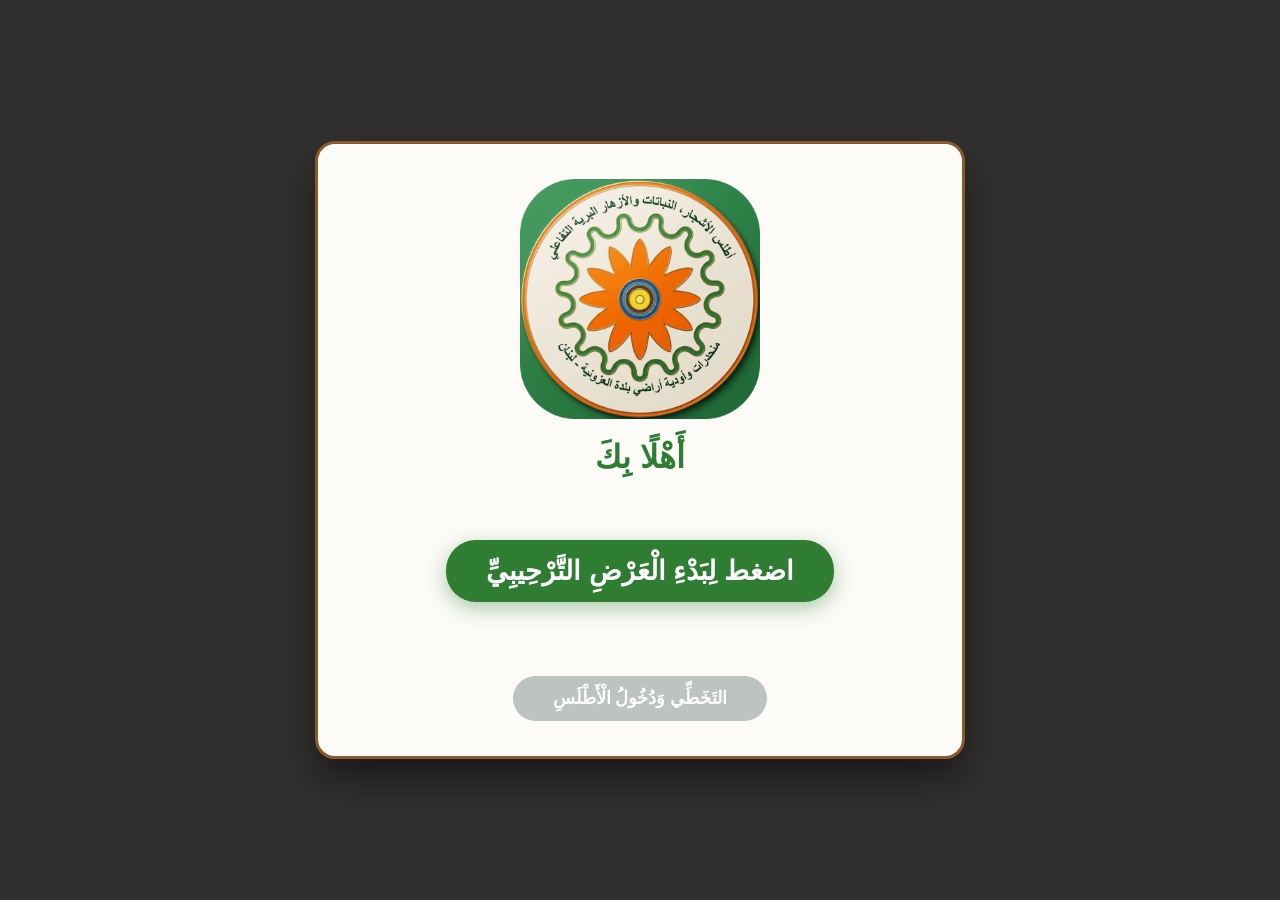
<file: index.html>
<!DOCTYPE html>
<html lang="ar" direction="rtl">
<head>
    <meta charset="UTF-8">
    <meta name="viewport" content="width=device-width, initial-scale=1.0">
    <title>واجهة ترحيب أطلس العزونية التفاعلي</title>
    <style>
        body {
            margin: 0;
            padding: 0;
            font-family: 'Segoe UI', Tahoma, Geneva, Verdana, sans-serif;
            background-color: #f4efe6;
        }

        .welcome-overlay {
            position: fixed;
            top: 0;
            left: 0;
            width: 100vw;
            height: 100vh;
            background-color: rgba(0, 0, 0, 0.8);
            display: flex;
            justify-content: center;
            align-items: center;
            z-index: 999999;
            padding: 20px;
            box-sizing: border-box;
        }

        .welcome-card {
            background-color: #fcfbf7;
            padding: 35px;
            border-radius: 20px;
            max-width: 650px;
            width: 100%;
            box-shadow: 0 20px 40px rgba(0, 0, 0, 0.5);
            text-align: center;
            direction: rtl;
            border: 3px solid #8B5A2B;
            box-sizing: border-box;
        }

        .welcome-logo {
            width: 240px;
            height: 240px;
            object-fit: contain;
            margin-bottom: 15px;
        }

        .welcome-card h2 {
            color: #2e7d32;
            font-size: 2rem;
            margin-top: 0;
            margin-bottom: 15px;
        }

        .dynamic-text-container {
            min-height: 160px;
            margin-bottom: 25px;
            display: flex;
            align-items: center;
            justify-content: center;
        }

        /* تنسيق زر البدء الأولي الكبير لفك حظر الصوت */
        .start-interaction-btn {
            background-color: #2e7d32;
            color: white;
            border: none;
            padding: 15px 40px;
            font-size: 1.7rem;
            font-weight: bold;
            border-radius: 30px;
            cursor: pointer;
            box-shadow: 0 6px 20px rgba(46, 125, 50, 0.4);
            transition: all 0.3s ease;
            animation: pulse 1.5s infinite;
        }

        .start-interaction-btn:hover {
            background-color: #1b5e20;
            transform: scale(1.05);
        }

        @keyframes pulse {
            0% { transform: scale(1); box-shadow: 0 6px 20px rgba(46, 125, 50, 0.4); }
            50% { transform: scale(1.03); box-shadow: 0 6px 30px rgba(46, 125, 50, 0.6); }
            100% { transform: scale(1); box-shadow: 0 6px 20px rgba(46, 125, 50, 0.4); }
        }

        .welcome-card p {
            color: #2c3e50;
            font-size: 1.2rem;
            line-height: 1.9;
            text-align: justify;
            margin: 0;
            white-space: pre-line;
            display: none; /* مخفي حتى يضغط المستخدم على زر البدء */
        }

        .cursor {
            display: none;
            width: 3px;
            background-color: #2e7d32;
            margin-right: 3px;
            animation: blink 0.7s infinite;
        }

        @keyframes blink {
            0% { opacity: 0; }
            50% { opacity: 1; }
            100% { opacity: 0; }
        }

        /* زر "اذهب إلى الأطلس" النهائي */
        .welcome-btn {
            background-color: #7f8c8d;
            color: white;
            border: none;
            padding: 12px 40px;
            font-size: 1.1rem;
            font-weight: bold;
            border-radius: 30px;
            cursor: not-allowed;
            opacity: 0.5;
            display: inline-block;
            transition: all 0.3s ease;
        }

        .welcome-btn.active {
            background-color: #8B5A2B; /* يتحول للون الخشبي عند الجاهزية */
            color: white;
            cursor: pointer;
            opacity: 1;
            box-shadow: 0 5px 15px rgba(139, 90, 43, 0.4);
        }

        .welcome-btn.active:hover {
            background-color: #6f4721;
        }
    </style>
</head>
<body>

    <div id="welcomeModal" class="welcome-overlay">
        <div class="welcome-card">
            <img src="atlas_logo.png" alt="شعار أطلس العزونية" class="welcome-logo">
            
            <h2>أَهْلًا بِكَ</h2>
            
            <div class="dynamic-text-container">
                <button id="startTriggerBtn" class="start-interaction-btn">اضغط لِبَدْءِ الْعَرْضِ التَّرْحِيبِيِّ</button>
                
                <p id="welcomeText"></p>
                <span id="typingCursor" class="cursor">|</span>
            </div>
            
            <button id="closeWelcomeBtn" class="welcome-btn">التَخَطِّي وَدُخُولُ الْأَطْلَسِ </button>
        </div>
    </div>

    <script>
        document.addEventListener("DOMContentLoaded", () => {
    const welcomeModal = document.getElementById("welcomeModal");
    const welcomeTextElement = document.getElementById("welcomeText");
    const closeWelcomeBtn = document.getElementById("closeWelcomeBtn");
    const typingCursor = document.getElementById("typingCursor");
    const startTriggerBtn = document.getElementById("startTriggerBtn");

    const fullText = `أَهْلًا بِكَ فِي أَطْلَسِ الْأَشْجَارِ، النَّبَاتَاتِ وَالْأَزْهَارِ الْبَرِّيَّةِ التَّفَاعُلِيِّ؛ دَلِيلِكَ الرَّقْمِيِّ الشَّامِلِ لِاسْتِكْشَافِ الثَّرْوَةِ النَّبَاتِيَّةِ مِنْ حَوْلِكَ.\n\nهَذَا التَّطْبِيقُ مُصَمَّمٌ لِمُسَاعَدَتِكَ فِي التَّعَرُّفِ عَلَى الزُّهُورِ وَالْأَعْشَابِ الْبَرِّيَّةِ، وَمَعْرِفَةِ مَوَاسِمِ إِزْهَارِهَا وَبِيئَاتِهَا الطَّبِيعِيَّةِ عَبْرَ وَاجِهَاتٍ تَفَاعُلِيَّةٍ وَمُرِيحَةٍ.\n\nيُمْكِنُكَ الْآنَ التَّنَقُّلُ بَيْنَ الْبِطَاقَاتِ الَّتِي تَحْتَوِي عَلَى الْمَعْلُومَاتِ وَالصُّوَرِ الْحَيَّةِ للنباتات، وَالِاسْتِمَاعُ لِنُّطْقِ أَسْمَائِها بِاللُّغَتَيْنِ الْعَرَبِيَّةِ وَاللَّاتِينِيَّةِ.\n\nنَتَمَنَّى لَكَ رِحْلَةَ اسْتِكْشَافٍ مُمْتِعَةً وَمُثْمِرَةً!`;

    const welcomeAudio = new Audio('audio/arabic/رسالة ترحيبية.mp3');
    welcomeAudio.volume = 1.0;

    let charIndex = 0;
    const typingSpeed = (40 * 1000) / fullText.length; 

    // دالة الطباعة التدريجية
   // دالة الطباعة التدريجية الأصلية تماماً مع تقييد النص ليبقي فقط السطرين الأخيرين
    function typeWriter() {
        if (charIndex < fullText.length) {
            welcomeTextElement.textContent += fullText.charAt(charIndex);
            charIndex++;

            // --- التعديل المطلوب فقط (ثلاثة أسطر لضبط الظهور) ---
            let lines = welcomeTextElement.textContent.split('\n');
            if (lines.length > 3) {
                welcomeTextElement.textContent = lines.slice(-2).join('\n');
            }
            // -------------------------------------------------

            setTimeout(typeWriter, typingSpeed);
        } else {
            typingCursor.style.display = 'none';
            activateNavigationButton();
        }
    }

    // 🌟 دالة "أمر الدخول إلى التطبيق" الموحدة
    function enterTheApp() {
        console.log("🚀 جاري تنفيذ أمر الدخول إلى التطبيق الآن...");
        
        // 1. إيقاف الصوت فوراً لمنع التداخل بالخلفية
        welcomeAudio.pause();
        welcomeAudio.currentTime = 0;

        // 2. حفظ الحالة في المتصفح لكي لا تظهر الرسالة مجدداً للمستخدم
        localStorage.setItem("atlas_first_time", "done");

        // 3. إخفاء النافذة الترحيبية بصرياً
        if (welcomeModal) {
            welcomeModal.style.display = "none";
        }

        // 4. [أمر التوجيه الفعلي]: اختر السطر المناسب لهيكلية مشروعك:
        
        // خيار أ: إذا كان التطبيق في صفحة مستقلة باسم app.html أو main.html (احذف تعليق السطر بالأسفل)
         window.location.href = "app.html"; 
    }
    // عند الضغط على زر البدء الأولي لفك حظر الصوت
    startTriggerBtn.addEventListener("click", () => {
        startTriggerBtn.style.display = "none";
        welcomeTextElement.style.display = "block";
        typingCursor.style.display = "inline-block";
        
        // جعل زر التخطي نشطاً وقابلاً للضغط فوراً
        closeWelcomeBtn.classList.add('active');
        closeWelcomeBtn.style.cursor = "pointer";

        welcomeAudio.play().catch(error => console.log("خطأ صوتي مسموح:", error));
        typeWriter();
    });

    // 🔄 [الحدث الأول]: الدخول التلقائي عند انتهاء قراءة ملف الـ MP3 بالكامل
    welcomeAudio.addEventListener('ended', () => {
        console.log("انتهى الملف الصوتي تلقائياً.");
        enterTheApp(); // الانتقال التلقائي
    });

    // 🎯 [الحدث الثاني]: الدخول عند قيام المستخدم بالضغط على زر التخطي/الاستكشاف بيده
    closeWelcomeBtn.addEventListener("click", () => {
        if (closeWelcomeBtn.classList.contains('active')) {
            console.log("قام المستخدم بالضغط على زر الدخول.");
            enterTheApp(); // الانتقال الفوري
        }
    });
});
    </script>
</body>
</html>
</file>
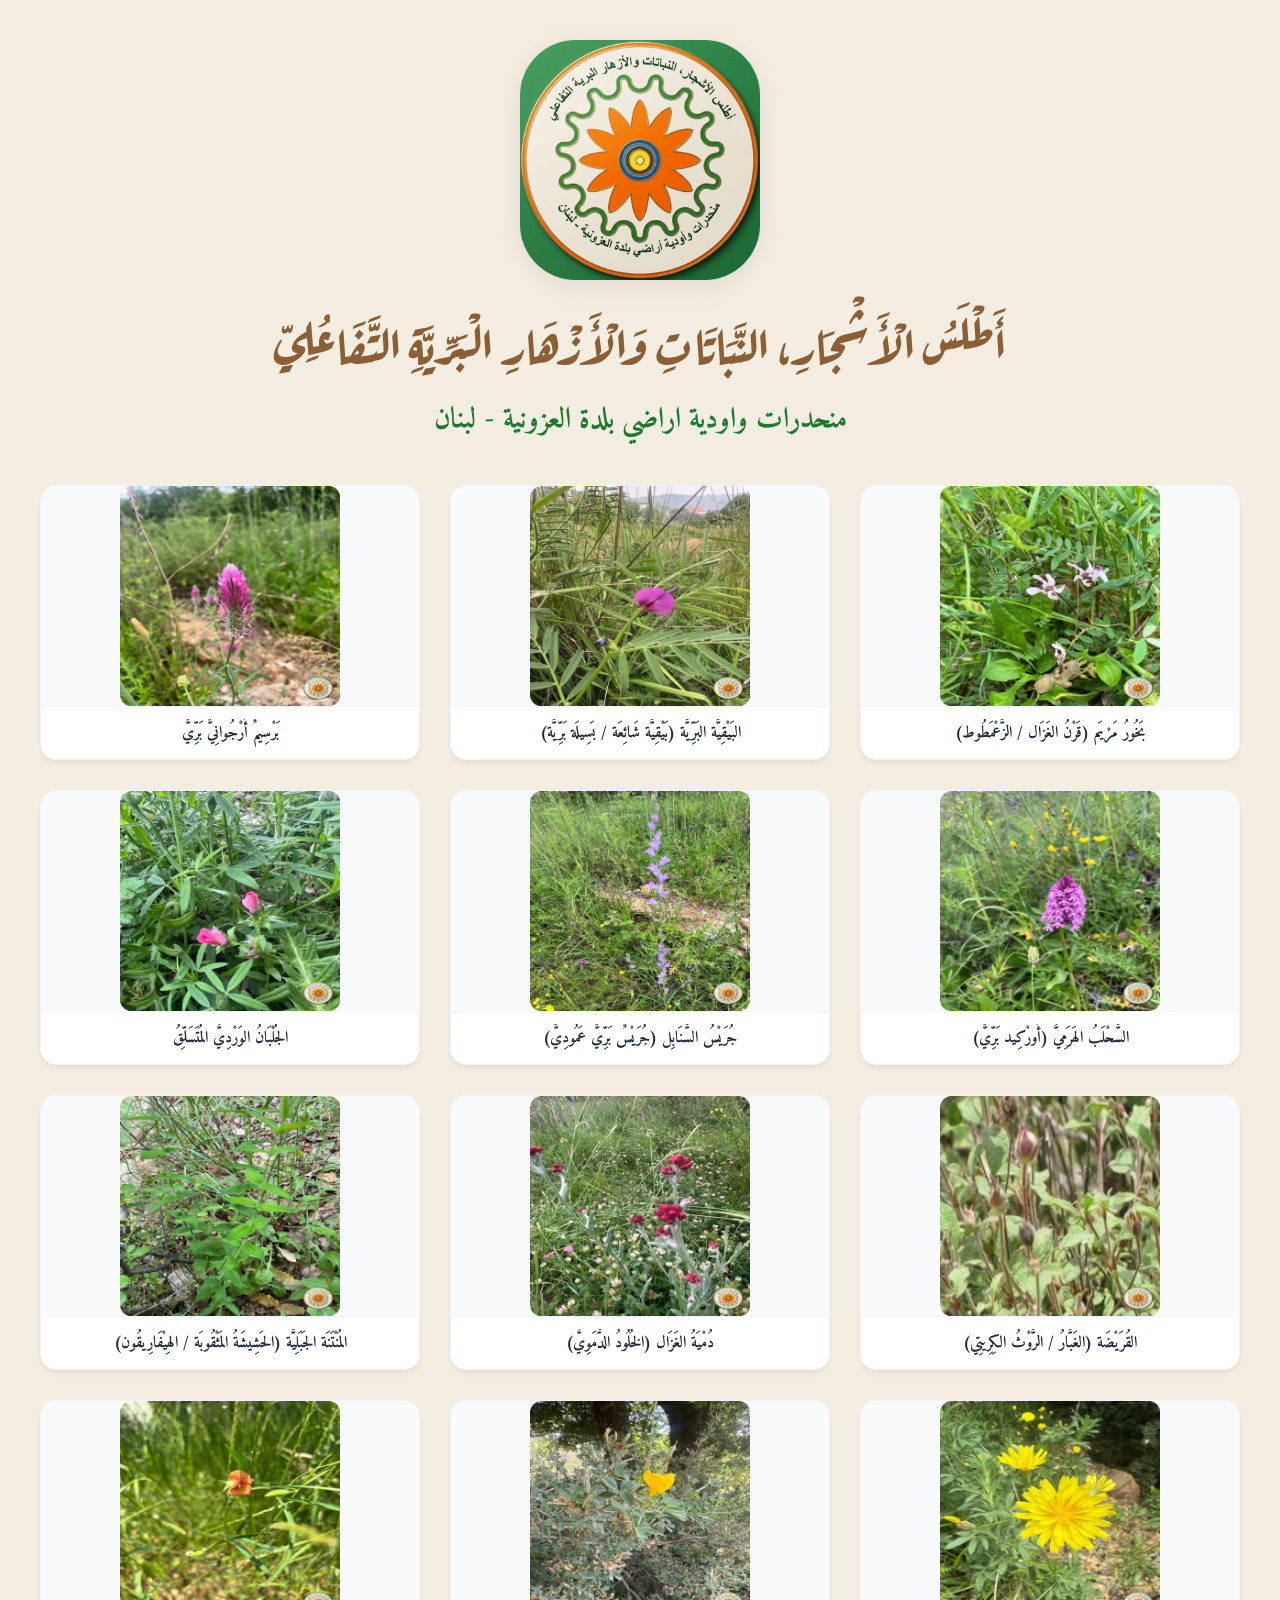
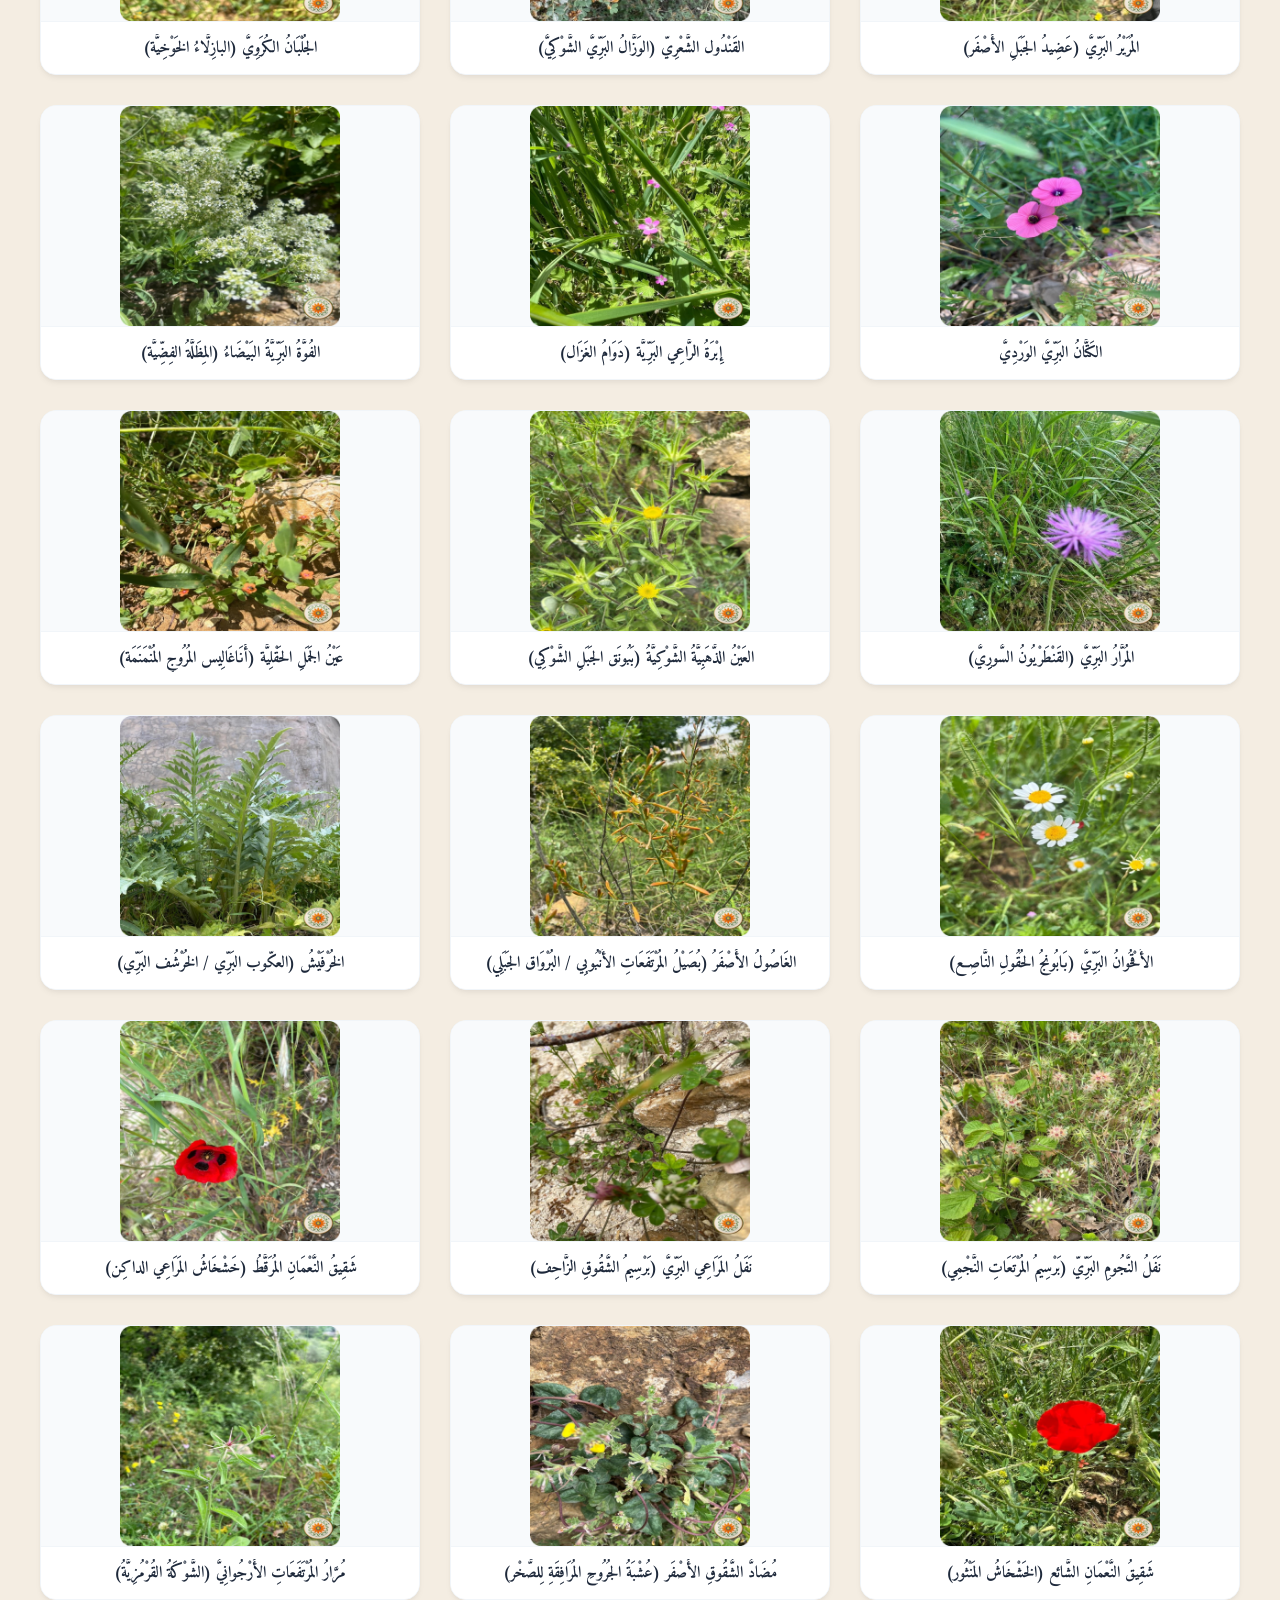
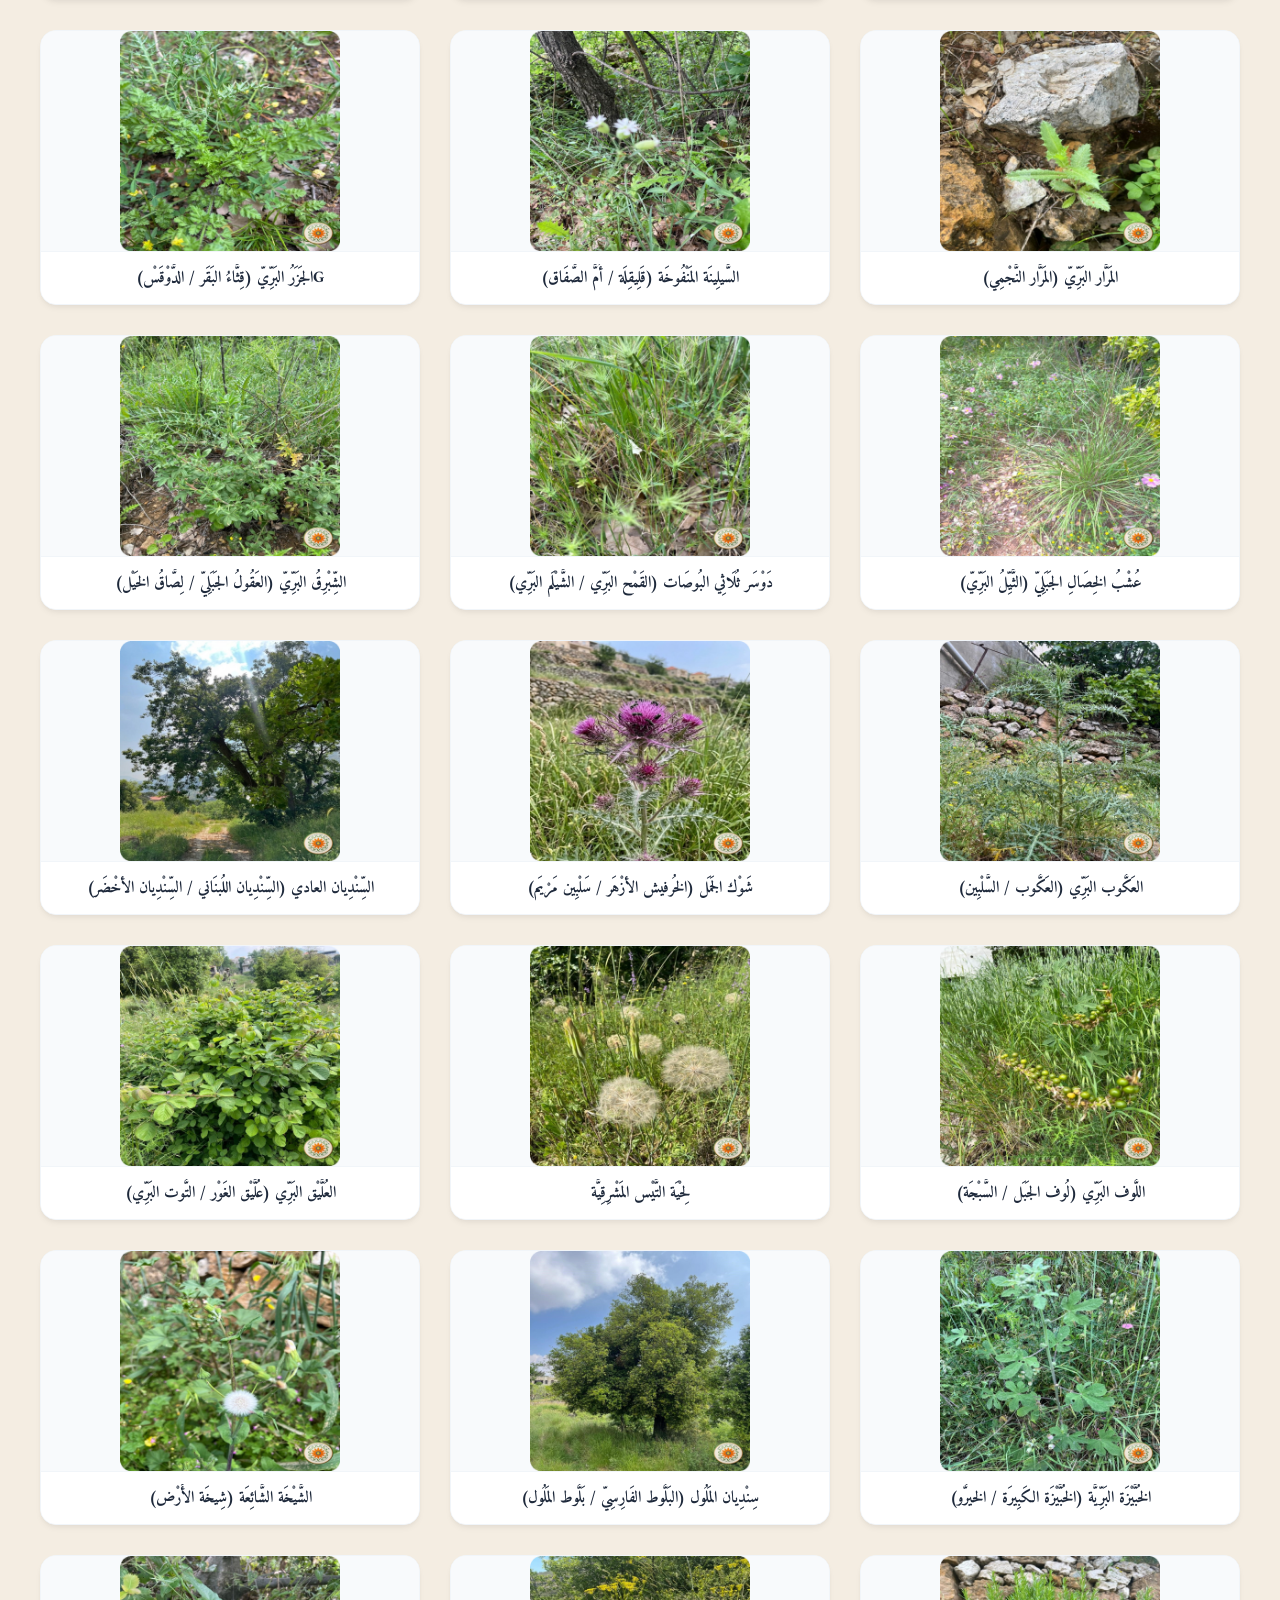
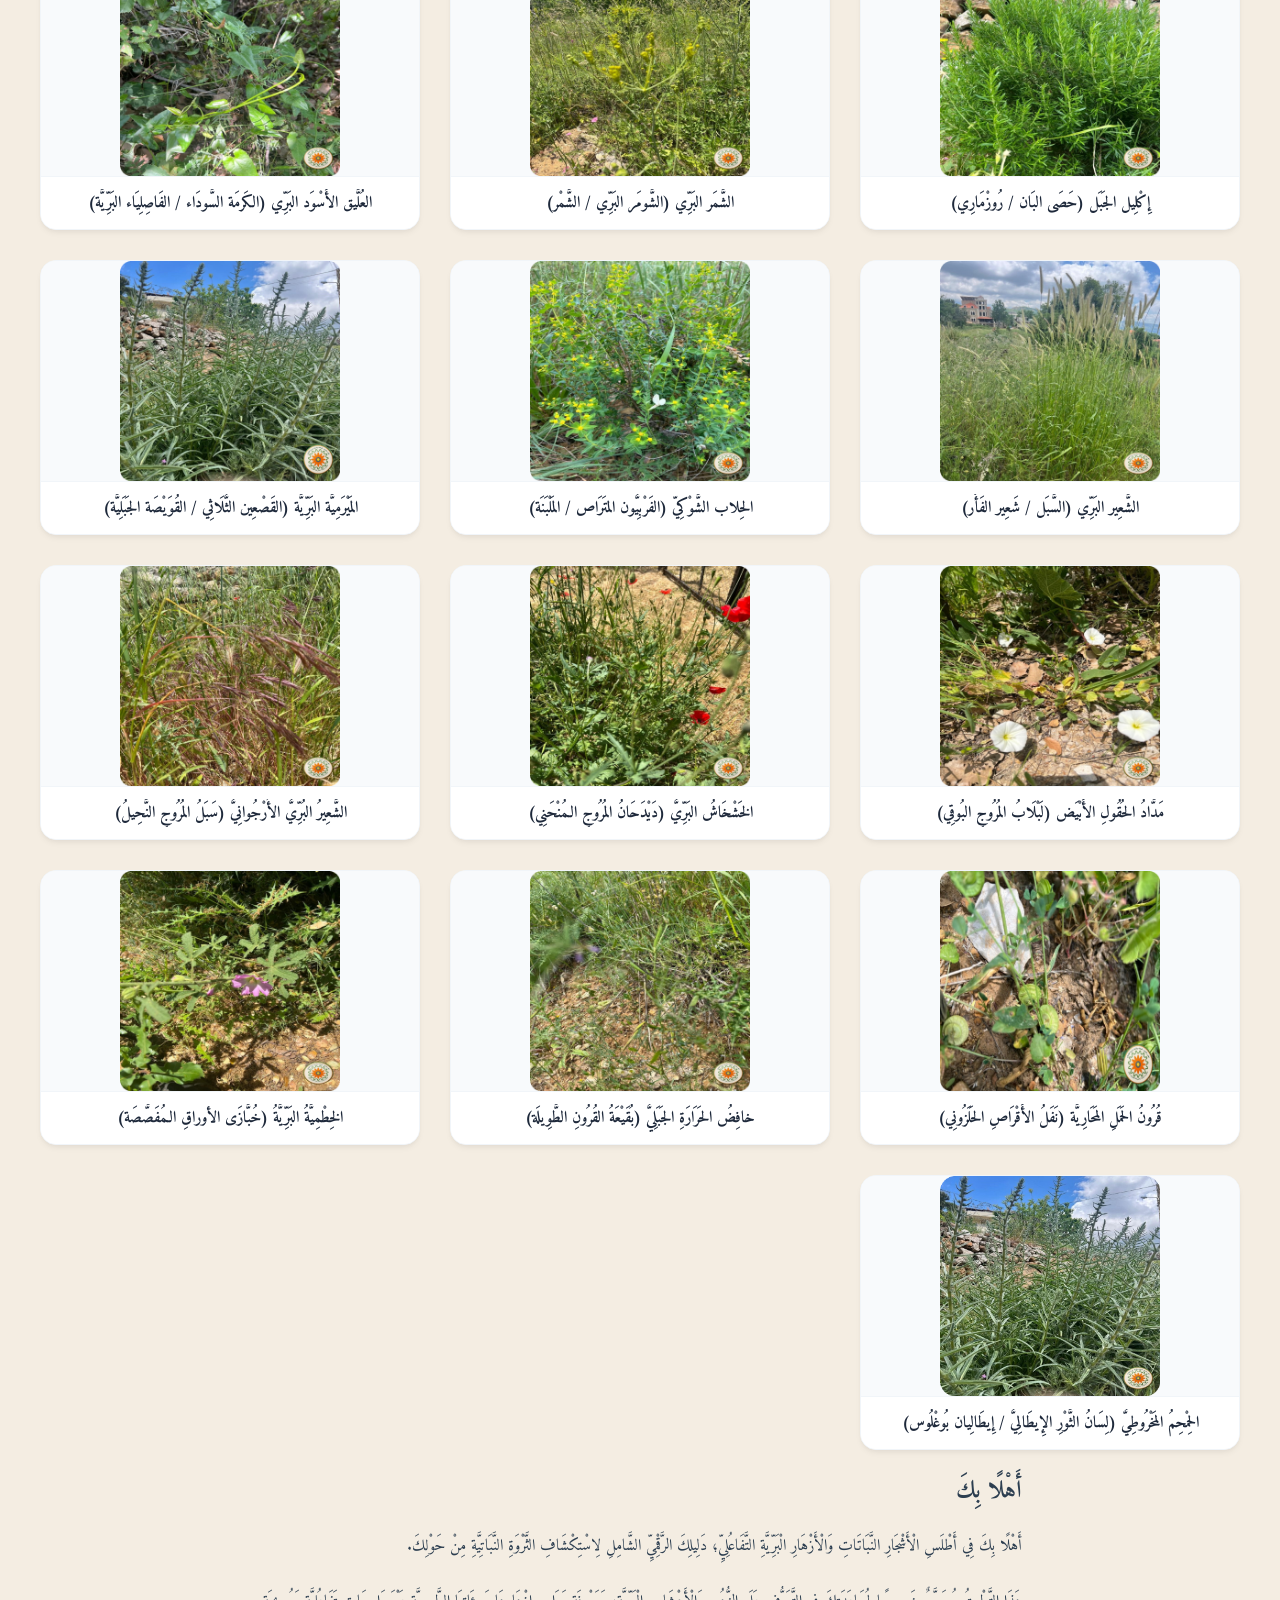
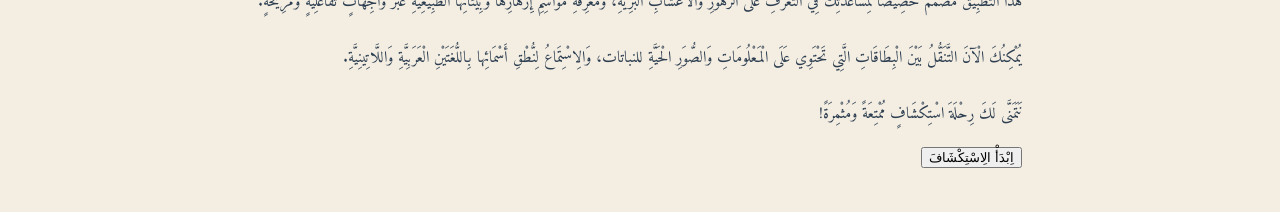
<file: app.html>
<!DOCTYPE html>
<html lang="ar" dir="rtl">
<head>
    <meta charset="UTF-8">
    <meta name="viewport" content="width=device-width, initial-scale=1.0">
    <title>أطلس النباتات والأزهار التفاعلي</title>
    
    <link rel="icon" type="image/png" href="atlas_logo.png">
    <link rel="icon" type="image/png" sizes="32x32" href="atlas_logo.png">
    <link rel="icon" type="image/png" sizes="192x192" href="atlas_logo.png">

    <link rel="apple-touch-icon" href="atlas_logo.png">
    <link rel="apple-touch-icon" sizes="152x152" href="atlas_logo.png">
    <link rel="apple-touch-icon" sizes="180x180" href="atlas_logo.png">

    <meta name="apple-mobile-web-app-capable" content="yes">
    <meta name="apple-mobile-web-app-title" content="أطلس النباتات والأزهار التفاعلي">
    <meta name="apple-mobile-web-app-status-bar-style" content="black-translucent">
    <meta name="mobile-web-app-capable" content="yes">

    <link href="https://fonts.googleapis.com/css2?family=Amiri:ital,wght@0,400;0,700;1,400&family=Aref+Ruqaa:wght@400;700&display=swap" rel="stylesheet">
    <link rel="stylesheet" href="https://cdnjs.cloudflare.com/ajax/libs/font-awesome/6.5.1/css/all.min.css">
    
    <style>
        :root {
            --vintage-cream: #fffaf1;
            --ink-color: #2c3e50;
            --accent-gold: #8b5e34;
            --bg-canvas: #f4ede2;
            --badge-season: #e8f5e9;
            --badge-season-text: #2e7d32;
            --badge-env: #e3f2fd;
            --badge-env-text: #1565c0;
            --shadow: rgba(0, 0, 0, 0.12);
        }

        body {
            background-color: var(--bg-canvas);
            font-family: 'Amiri', serif;
            margin: 0;
            padding: 40px 20px;
            color: var(--ink-color);
            display: flex;
            flex-direction: column;
            align-items: center;
        }

        header {
            text-align: center;
            margin-bottom: 40px;
            max-width: 800px;
            display: flex;
            flex-direction: column;
            align-items: center;
            gap: 15px;
        }

        .header-logo {
            width: 240px;
            height: 240px;
            margin-bottom: 5px;
            filter: drop-shadow(0 6px 12px rgba(0,0,0,0.08));
        }

        .header-logo img {
            width: 100%;
            height: 100%;
            object-fit: contain;
        }

        header h1 {
            font-family: 'Aref Ruqaa', serif;
            font-size: 3.2rem;
            color: var(--accent-gold);
            margin: 0;
        }

        header p {
            font-size: 1.8rem;
            margin: 0;
            color: #1a7a2e;
            font-weight: bold;
        }

        .atlas-grid {
            display: grid;
            grid-template-columns: repeat(auto-fill, minmax(300px, 1fr));
            gap: 30px;
            width: 100%;
            max-width: 1200px;
        }

        /* تنسيق الكارت السطحي الرئيسي في الشبكة */
        .preview-card {
            display: flex;
            flex-direction: column;
            background-color: #ffffff;
            border-radius: 16px;
            overflow: hidden;
            border: 1px solid #e2e8f0;
            box-shadow: 0 4px 12px rgba(0, 0, 0, 0.03);
            cursor: pointer;
            transition: transform 0.3s cubic-bezier(0.4, 0, 0.2, 1), box-shadow 0.3s ease;
            width: 100%;
            box-sizing: border-box;
        }

        /* تأثير الارتفاع الأنيق عند تحريك الفأرة فوق الكارت */
        .preview-card:hover {
            transform: translateY(-6px);
            box-shadow: 0 12px 24px rgba(15, 23, 42, 0.08);
            border-color: #cbd5e1;
        }

        /* حاوية الصورة السطحية المحددة للارتفاع الآمن */
        .preview-img-container {
            width: 100%;
            height: 220px;
            background-color: #f8fafc; /* خلفية ناعمة لملء الفراغات الجانبية الناتجة عن الاحتواء الكامل */
            display: flex;
            justify-content: center;
            align-items: center;
            overflow: hidden;
        }

        /* ضبط الصورة السطحية لمنع الـ Crop (القص) وكشف الشعار الدائري فوراً */
        .preview-img {
            width: 100%;
            height: 100%;
            object-fit: contain !important; /* إجبار المتصفح على عرض الصورة كاملة بجميع زواياها وشعارها */
            transition: transform 0.5s ease;
        }

        /* حركة تقريب خفيفة وممتعة للصورة عند تحويم الفأرة */
        .preview-card:hover .preview-img {
            transform: scale(1.03);
        }

        /* صندوق العنوان المطور خارج إطار الصورة */
        .preview-title-container {
            padding: 14px 12px;
            background-color: #ffffff;
            border-top: 1px solid #f1f5f9;
            text-align: center;
            width: 100%;
            box-sizing: border-box;
        }

        /* تنسيق خط النص الموحد للعنوان المستقل */
        .preview-title-new {
            font-size: 16px;
            font-weight: 700;
            color: #0f172a;
            direction: rtl;
            margin: 0;
            padding: 0;
            text-overflow: ellipsis;
            overflow: hidden;
            white-space: nowrap;
        }

        .fullscreen-overlay {
            position: fixed;
            top: 0;
            left: 0;
            width: 100%;
            height: 100%;
            background: rgba(44, 62, 80, 0.75);
            backdrop-filter: blur(8px);
            z-index: 1000;
            display: none;
            align-items: center;
            justify-content: center;
            padding: 20px;
            box-sizing: border-box;
        }

        .giant-flower-card {
            background: #fffdfa;
            border: 3px solid var(--accent-gold);
            border-radius: 24px;
            width: 100%;
            max-width: 650px;
            box-shadow: 0 20px 50px rgba(0,0,0,0.35);
            display: flex;
            flex-direction: column;
            animation: cardAppear 0.4s cubic-bezier(0.175, 0.885, 0.32, 1.275);
            position: relative;        

            /* --- التعديل الجذري لمنع الاختفاء والازدحام --- */
            max-height: 90vh;          
            overflow-y: auto;          /* تفعيل التمرير للبطاقة ككل */
            -webkit-overflow-scrolling: touch; /* لجعل التمرير فائق النعومة على الهواتف */
            padding: 15px;             /* ترك مساحة تنفس داخلية للعناصر */
            box-sizing: border-box;
            padding-bottom: 20px; 
            box-sizing: border-box;
        }
        /* --- تخصيص مظهر شريط التمرير ليتناسق مع ألوان الأطلس الدافئة --- */
        .giant-flower-card::-webkit-scrollbar {
            width: 6px; /* عرض نحيف وأنيق */
        }

        .giant-flower-card::-webkit-scrollbar-track {
            background: transparent; /* مجرى شفاف للحفاظ على نظافة التصميم */
        }

        .giant-flower-card::-webkit-scrollbar-thumb {
            background: #eae3d5; /* لون متناسق مع الأزرار الجانبية المريحة للعين */
            border-radius: 10px;
        }

        .giant-flower-card::-webkit-scrollbar-thumb:hover {
            background: var(--accent-gold); /* يتحول للون الذهبي العتيق عند مرور الماوس */
        }

        @keyframes cardAppear {
            from { transform: scale(0.9) translateY(30px); opacity: 0; }
            to { transform: scale(1) translateY(0); opacity: 1; }
        }

        /* الحاوية الكبرى المحيطة بالصورة الرأسية للمؤثرات */
      /* الكلاس الجديد لتنسيق كابشن الطور أسفل الصورة الكبيرة مباشرة */
        .giant-stage-caption-new {
            width: 100%;
            background-color: #f1f5f9; /* رمادي خفيف جداً يحدد الفاصل التفاعلي عن المحتوى السفل */
            color: #334155; /* لون نص مريح وقابل للقراءة وعالي التباين */
            padding: 10px 20px;
            font-size: 22px;
            font-weight: 500;
            text-align: center; /* توسط النص ليعطي اتزاناً بصرياً ممتازاً للواجهة */
            border-bottom: 1px solid #e2e8f0;
            direction: rtl;
            display: flex;
            justify-content: center;
            align-items: center;
            box-sizing: border-box;
        }

        /* تنسيق حاوية الصورة لضمان استقرارها البرمجي الصرف */
        .giant-image-box {
            width: 100%;
            height: 480px;            /* الارتفاع الافتراضي للشاشات الكبيرة */
            background-color: #f8fafc;
            position: relative;
            display: flex;
            justify-content: center;
            align-items: center;
            flex-shrink: 0;           /* يمنع الحاوية من الانضغاط المشوه */
        }

        .giant-image-box img {
            width: 100%;
            height: 100%;
            object-fit: contain !important;
            display: block;
        }

        /* --- الحل السحري لشاشات الهواتف الخلوية --- */
        @media (max-width: 768px) {
            .giant-image-box {
                height: 250px;        /* تقليص الارتفاع على الهاتف لترك مساحة لبقية النصوص والأزرار */
            }
        }
        /* تنسيق شريط الصور المصغرة لمراحل النمو */
        .stages-thumbnail-bar {
            display: flex;
            gap: 12px;
            padding: 15px 30px 5px 30px;
            justify-content: center;
            background: #fffdfa;
        }

        .stage-thumb {
            flex: 1;
            max-width: 100px;
            text-align: center;
            cursor: pointer;
            border: 2px solid transparent;
            border-radius: 10px;
            padding: 4px;
            background: #fbf8f3;
            transition: transform 0.3s cubic-bezier(0.25, 0.8, 0.25, 1), box-shadow 0.3s ease, border-color 0.3s ease;
        }

        .stage-thumb img {
            width: 100%;
            height: 60px;
            object-fit: cover;
            border-radius: 6px;
        }

        .stage-thumb span {
            display: block;
            font-size: 0.85rem;
            margin-top: 4px;
            color: #6d5137;
            font-weight: bold;
            white-space: nowrap;
            overflow: hidden;
            text-overflow: ellipsis;
        }

        /* تأثير مرور الماوس الحركي: الاندفاع للأمام والارتفاع للأعلى */
        .stage-thumb:hover {
            transform: translateY(-4px) scale(1.07);
            box-shadow: 0 6px 15px rgba(139, 94, 52, 0.15);
            border-color: var(--accent-gold);
        }

        .stage-thumb.active {
            border-color: #1a7a2e;
            background: #e8f5e9;
        }

        .giant-content-box {
            background-color: #ffffff;
            padding: 30px;
            display: flex;
            flex-direction: column;
            position: relative;
            /* تأمين مساحة كافية ممتدة للأسفل دون تداخل مع الأزرار والنصوص */
            min-height: 350px; 
        }

        .giant-header {
            text-align: center;
        }

        .giant-header h2 {
            font-family: 'Aref Ruqaa', serif;
            color: var(--accent-gold);
            font-size: 2.1rem;
            margin: 0 0 5px 0;
        }

        .giant-scientific {
            font-style: italic;
            color: #188209;
            font-size: 1.8rem;
            font-family: 'Times New Roman', serif;
            font-weight: bold;
        }

        .audio-container {
            text-align: center;
        }

        .audio-btn {
            background-color: transparent;
            border: 1px dashed var(--accent-gold);
            color: var(--accent-gold);
            padding: 8px 22px;
            border-radius: 50px;
            cursor: pointer;
            font-family: 'Amiri', serif;
            font-size: 1.1rem;
            display: inline-flex;
            align-items: center;
            gap: 10px;
            transition: all 0.3s ease;
        }

        .audio-btn:hover {
            background-color: var(--accent-gold);
            color: white;
        }

        .badges-dock {
            display: flex;
            flex-direction: column;
            gap: 10px;
            margin: 5px 0;
        }

        .color-badge {
            padding: 12px 16px;
            border-radius: 10px;
            font-size: 1.4rem;
            line-height: 1.4;
            display: flex;
            align-items: flex-start;
            gap: 8px;
        }

        .color-badge.season-badge {
            background-color: var(--badge-season);
            color: var(--badge-season-text);
            border-right: 5px solid var(--badge-season-text);
        }

        .color-badge.env-badge {
            background-color: var(--badge-env);
            color: var(--badge-env-text);
            border-right: 5px solid var(--badge-env-text);
        }

        .giant-story {
            font-size: 1.35rem;
            line-height: 1.6;
            color: #2c3e50;
            text-align: justify;
            margin: 10px 0;
            border-top: 1px dashed #eedfcb;
            padding-top: 15px;
        }

        .giant-nav-dock {
            display: flex;
            gap: 15px;
            margin-top: 15px;
            border-top: 1px solid #f1e9dd;
            padding-top: 10px;
            padding-bottom: 10px;
        }

        .nav-btn {
            flex: 1;
            padding: 12px;
            border: none;
            border-radius: 10px;
            font-family: 'Amiri', serif;
            font-size: 1.15rem;
            font-weight: 700;
            cursor: pointer;
            display: flex;
            align-items: center;
            justify-content: center;
            gap: 8px;
            transition: background 0.2s;
        }

        .nav-btn.side-btn {
            background-color: #eae3d5;
            color: var(--ink-color);
        }

        .nav-btn.side-btn:hover {
            background-color: #dcd3c3;
        }

        .nav-btn.center-btn {
            background-color: var(--accent-gold);
            color: white;
        }

        .nav-btn.center-btn:hover {
            background-color: #704b29;

            /* غطاء الشاشة الخلفي المعتم */
        /* غطاء كامل للشاشة باللون المعتم لتركيز الانتباه على الرسالة */
        /* تنسيق الغطاء الخلفي العائم */
        .welcome-modal-overlay {
            position: fixed !important;
            top: 0 !important;
            left: 0 !important;
            width: 100vw !important;
            height: 100vh !important;
            background-color: rgba(0, 0, 0, 0.8) !important; /* خلفية معتمة بنسبة 80% لعزل الأطلس مؤقتاً */
            display: none; /* يتم تحويله لـ flex بواسطة الجافاسكريبت */
            justify-content: center !important;
            align-items: center !important;
            z-index: 999999 !important; /* رقم ضخم جداً ليحجب أي عنصر آخر في الأطلس خلفه */
            padding: 20px !important;
            box-sizing: border-box !important;
        }

        /* تنسيق بطاقة النص */
        .welcome-modal-card {
            background-color: #fcfbf7 !important; /* لون بيج ناعم متناسق مع تصميمك */
            padding: 35px !important;
            border-radius: 16px !important;
            max-width: 600px !important;
            width: 100% !important;
            box-shadow: 0 15px 35px rgba(0, 0, 0, 0.4) !important;
            text-align: center !important;
            direction: rtl !important;
            border: 3px solid #8B5A2B !important; /* إطار بني دافئ */
        }

        /* تنسيق زر ابدأ الاستكشاف الكبسولي */
        .welcome-btn {
            background-color: #2e7d32 !important;
            color: white !important;
            border: none !important;
            padding: 14px 40px !important;
            font-size: 1.2rem !important;
            font-weight: bold !important;
            border-radius: 30px !important;
            cursor: pointer !important;
            margin-top: 15px !important;
            display: inline-block !important;
            box-shadow: 0 4px 10px rgba(46, 125, 50, 0.3) !important;
        }
        .welcome-btn:hover {
            background-color: #1b5e20 !important;
        }
        }
    </style>
</head>
<body>

    <header>
        <div class="header-logo">
            <img src="atlas_logo.png" alt="شعار أطلس الأشجار والنباتات والأزهار البرية">
        </div>

        <h1>أَطْلَسُ الْأَشْجَارِ، النَّبَاتَاتِ وَالْأَزْهَارِ الْبَرِّيَّةِ التَّفَاعُلِيّ</h1>
        <p>منحدرات واودية اراضي بلدة العزونية - لبنان</p>
    </header>

    <div class="atlas-grid" id="previewGrid"></div>

    <div class="fullscreen-overlay" id="fullscreenOverlay" onclick="closeGiantCard()">
        <div class="giant-flower-card" id="giantCard" onclick="event.stopPropagation()"></div>
    </div>

     <div id="welcomeModal" class="welcome-modal-overlay">
        <div class="welcome-modal-card">
            <h2>أَهْلًا بِكَ</h2>
            <p id="welcomeText">
                أَهْلًا بِكَ فِي أَطْلَسِ الْأَشْجَارِ النَّبَاتَاتِ وَالْأَزْهَارِ الْبَرِّيَّةِ التَّفَاعُلِيِّ؛ دَلِيلِكَ الرَّقْمِيِّ الشَّامِلِ لِاسْتِكْشَافِ الثَّرْوَةِ النَّبَاتِيَّةِ مِنْ حَوْلِكَ.<br><br>
                هَذَا التَّطْبِيقُ مُصَمَّمٌ خَصِيصًا لِمُسَاعَدَتِكَ فِي التَّعَرُّفِ عَلَى الزُّهُورِ وَالْأَعْشَابِ الْبَرِّيَّةِ، وَمَعْرِفَةِ مَوَاسِمِ إِزْهَارِهَا وَبِيئَاتِهَا الطَّبِيعِيَّةِ عَبْرَ وَاجِهَاتٍ تَفَاعُلِيَّةٍ وَمُرِيحَةٍ.<br><br>
                يُمْكِنُكَ الْآنَ التَّنَقُّلُ بَيْنَ الْبِطَاقَاتِ الَّتِي تَحْتَوِي عَلَى الْمَعْلُومَاتِ وَالصُّوَرِ الْحَيَّةِ للنباتات، وَالِاسْتِمَاعُ لِنُّطْقِ أَسْمَائِها بِاللُّغَتَيْنِ الْعَرَبِيَّةِ وَاللَّاتِينِيَّةِ.<br><br>
                نَتَمَنَّى لَكَ رِحْلَةَ اسْتِكْشَافٍ مُمْتِعَةً وَمُثْمِرَةً!
            </p>
            <button id="closeWelcomeBtn" class="welcome-btn">اِبْدَأْ الِاسْتِكْشَافَ</button>
        </div>
    </div>
    <script src="data.js"></script>
    <script>
          document.addEventListener("DOMContentLoaded", () => {
    console.log("=== [1] تم تحميل الشجرة الهيكلية للـ DOM بنجاح ===");

    const welcomeModal = document.getElementById("welcomeModal");
    const closeWelcomeBtn = document.getElementById("closeWelcomeBtn");

    // التحقق من وجود العناصر في الشاشة أولاً
    console.log("=== [2] فحص عناصر الـ HTML ===");
    console.log("عنصر الـ Modal:", welcomeModal);
    console.log("عنصر زر الإغلاق:", closeWelcomeBtn);

    // فحص القيمة المخزنة في الذاكرة المحلية
    const isFirstTime = localStorage.getItem("atlas_first_time");
    console.log("=== [3] فحص الذاكرة المحلية (localStorage) ===");
    console.log("قيمة مفتاح atlas_first_time الحالية هي:", isFirstTime);

    // شرط إظهار أو إخفاء النافذة
    if (!isFirstTime) {
        console.log("=== [4] النتيجة: المستخدم يدخل لأول مرة (أو تم تصفير الذاكرة). محاولة إظهار النافذة... ===");
        if (welcomeModal) {
            welcomeModal.style.display = "flex";
            console.log("تم تغيير style.display إلى flex بنجاح للنافذة الترحيبية.");
        } else {
            console.error("خطأ: لم يتم العثور على welcomeModal في الـ HTML لإظهاره!");
        }
    } else {
        console.log("=== [4] النتيجة: المستخدم قديم، الكود يأمر بإخفاء النافذة تلقائياً ===");
        if (welcomeModal) {
            welcomeModal.style.display = "none";
        }
    }

    // مراقبة حدث الضغط على الزر
    if (closeWelcomeBtn) {
        console.log("=== [5] تم ربط مستمع الأحداث (Event Listener) بنجاح لزر الاستكشاف ===");
        
        closeWelcomeBtn.addEventListener("click", (e) => {
            console.log("🎯 [حدث] تم الضغط الفعلي الآن على زر 'ابدأ الاستكشاف'!");
            
            // للأمان ومنع أي سلوك مباغت من المتصفح (مثل عمل Refresh)
            e.preventDefault(); 
            console.log("تم إيقاف السلوك الافتراضي للزر بنجاح عبر preventDefault.");

            if (welcomeModal) {
                welcomeModal.style.display = "none";
                console.log("تم إخفاء النافذة برمجياً الآن: display = none");
            }

            localStorage.setItem("atlas_first_time", "done");
            console.log("تم حفظ القيمة 'done' في الـ localStorage لمنع ظهورها مجدداً.");
        });
    } else {
        console.warn("تنبيه: زر closeWelcomeBtn غير موجود، لم يتم ربط حدث الضغط!");
    }
});
        
        const previewGrid = document.getElementById('previewGrid');
        const fullscreenOverlay = document.getElementById('fullscreenOverlay');
        const giantCard = document.getElementById('giantCard');

       // =========================================================================
// 1. بناء الشبكة السطحية للتصفح التلقائي المتجاوب مع نوعي الصورة والمراحل
// =========================================================================
// =========================================================================
// بناء الشبكة السطحية للتصفح التلقائي المحدثة - كشف الشعار وفصل العناوين
// =========================================================================
function buildGrid() {
    previewGrid.innerHTML = flowersData.map((flower, index) => {
        // تحديد صورة الغلاف: إما حقل image التقليدي أو الصورة الأساسية داخل مصفوفة المراحل
        let coverImage = flower.image;
        if (flower.growth_stages && flower.growth_stages.length > 0) {
            const primary = flower.growth_stages.find(s => s.is_primary) || flower.growth_stages[0];
            coverImage = primary.img_path;
        }

        // إرجاع هيكل الكارت السطحي المطور (تمت إزالة العناوين الملتصقة فوق الصورة)
        return `
            <div class="preview-card" onclick="openGiantCard(${index})" style="display: flex; flex-direction: column; background-color: #ffffff; border-radius: 16px; overflow: hidden; box-shadow: 0 4px 6px -1px rgba(0, 0, 0, 0.05), 0 2px 4px -1px rgba(0, 0, 0, 0.03); border: 1px solid #f1f5f9; transition: all 0.3s ease;">
                
                <div class="preview-img-container" style="width: 100%; height: 220px; background-color: #f8fafc; display: flex; justify-content: center; align-items: center; overflow: hidden; position: relative;">
                    <img class="preview-img" src="${coverImage}" alt="${flower.name_ar}" loading="lazy" 
                         style="width: 100%; height: 100%; object-fit: contain; display: block;">
                </div>
                
                <div class="preview-title-container" style="padding: 12px 16px; background-color: #ffffff; border-top: 1px solid #f1f5f9; text-align: center;">
                    <div class="preview-title-new" style="font-size: 16px; font-weight: bold; color: #1e293b; text-overflow: ellipsis; overflow: hidden; white-space: nowrap; direction: rtl;">
                        ${flower.name_ar}
                    </div>
                </div>
                
            </div>
        `;
    }).join('');
}

// =========================================================================
// 2. فتح الكارت العملاق التفاعلي المتكيف ذكياً مع مراحل النمو والملفات الصوتية المرفوعة
// =========================================================================
// =========================================================================
// دالة فتح الكارت العملاق التفاعلي المحدثة - متوافقة مع نظام تشغيل الـ MP3 الحصري
// =========================================================================
function openGiantCard(index) {
    const flower = flowersData[index];
    if (!flower) return;

    let imageBoxHTML = '';
    let stagesBarHTML = '';

    // الفحص الذكي: هل تحتوي النبتة على مراحل نمو متعددة؟
    if (flower.growth_stages && flower.growth_stages.length > 0) {
        const primary = flower.growth_stages.find(s => s.is_primary) || flower.growth_stages[0];
        
        // 1. هيكل حاوية الصورة الكبيرة (بدون أي اقتصاص أو حجب للشعار المطبوع)
        imageBoxHTML = `
            <div class="giant-image-box" style="background-color: #f8fafc; display: flex; justify-content: center; align-items: center; overflow: hidden; width: 100%; height: 480px;">
                <img id="giant-main-img" src="${primary.img_path}" alt="${flower.name_ar}" 
                     style="width: 100%; height: 100%; object-fit: contain; display: block;">
            </div>
            
            <div id="giant-stage-caption" class="giant-stage-caption-new">
                <i class="fa-solid fa-leaf" style="margin-left: 6px; color: #10b981;"></i>
                <span>مرحلة النمو الحالية: <strong>${primary.stage_name}</strong></span>
            </div>
        `;

        // 2. بناء شريط الصور المصغرة السفلي التفاعلي للأطوار النباتية
        stagesBarHTML = `<div class="stages-thumbnail-bar" style="background-color: #ffffff; border-bottom: 1px solid #f1f5f9; padding-top: 5px;">`;
        flower.growth_stages.forEach(stage => {
            const isActive = stage.img_path === primary.img_path ? 'active' : '';
            stagesBarHTML += `
                <div class="stage-thumb ${isActive}" onclick="switchGiantStage('${stage.img_path}', '${stage.stage_name}', this)">
                    <img src="${stage.img_path}" alt="${stage.stage_name}" style="width: 100%; height: 100%; object-fit: cover;">
                    <span>${stage.stage_name.split(' ')[0]}</span>
                </div>
            `;
        });
        stagesBarHTML += `</div>`;

    } else {
        // الحالة المستقرة الموحدة في حال عدم توفر أطوار نمو متعددة للنبتة
        imageBoxHTML = `
            <div class="giant-image-box" style="background-color: #f8fafc; display: flex; justify-content: center; align-items: center; overflow: hidden; width: 100%; height: 480px; border-bottom: 1px solid #f1f5f9;">
                <img src="${flower.image}" alt="${flower.name_ar}" 
                     style="width: 100%; height: 100%; object-fit: contain; display: block;">
            </div>
        `;
        stagesBarHTML = ''; 
    }

    // حقن البنية الهيكلية الكاملة داخل الكارت العملاق مع تصحيح ربط الأزرار بالدالة الجديدة
    giantCard.innerHTML = `
        ${imageBoxHTML}
        ${stagesBarHTML}
        <div class="giant-content-box">
            <div class="giant-header">
                <h2>${flower.name_ar}</h2>
                <div class="giant-scientific">${flower.scientific_name}</div>
            </div>
            
            <div class="audio-container" style="display: flex; flex-direction: row; gap: 12px; margin-bottom: 25px; width: 100%;">
                
                <button class="audio-btn" 
                        onclick="speakSingleAudio('${flower.audio_ar}')" 
                        style="flex: 1; display: flex; align-items: center; justify-content: center; gap: 8px; padding: 12px; background-color: #10b981; color: #ffffff; border: none; border-radius: 12px; font-weight: bold; cursor: pointer; transition: all 0.2s;"
                        onmouseover="this.style.backgroundColor='#059669'" 
                        onmouseout="this.style.backgroundColor='#10b981'">
                    <i class="fa-solid fa-volume-high"></i> 
                    <span>الاسم بالعربية</span>
                </button>
                
                <button class="audio-btn" 
                        onclick="speakSingleAudio('${flower.audio_lat}')" 
                        style="flex: 1; display: flex; align-items: center; justify-content: center; gap: 8px; padding: 12px; background-color: #3b82f6; color: #ffffff; border: none; border-radius: 12px; font-weight: bold; cursor: pointer; transition: all 0.2s;"
                        onmouseover="this.style.backgroundColor='#2563eb'" 
                        onmouseout="this.style.backgroundColor='#3b82f6'">
                    <i class="fa-solid fa-volume-high"></i> 
                    <span>الاسم باللاتينية</span>
                </button>

            </div>
            <div class="badges-dock">
                <div class="color-badge season-badge">
                    <i class="fa-solid fa-calendar-days"></i>
                    <div><strong>مَوْسِمُ الإِزْهَار:</strong> ${flower.season}</div>
                </div>
                <div class="color-badge env-badge">
                    <i class="fa-solid fa-mountain-sun"></i>
                    <div><strong>البِيئَةُ الطبيعية:</strong> ${flower.environment}</div>
                </div>
            </div>
            <p class="giant-story">${flower.story}</p>
            <div class="giant-nav-dock">
                <button class="nav-btn side-btn" onclick="navigateGiant(${index - 1})">
                    <i class="fa-solid fa-arrow-right"></i> السابق
                </button>
                <button class="nav-btn center-btn" onclick="closeGiantCard()">
                    <i class="fa-solid fa-table-cells"></i> الشبكة الرئيسية
                </button>
                <button class="nav-btn side-btn" onclick="navigateGiant(${index + 1})">
                    التالي <i class="fa-solid fa-arrow-left"></i>
                </button>
            </div>
        </div>

    `;
    
    fullscreenOverlay.style.display = 'flex';
    document.body.style.overflow = 'hidden';
}

// دالة تبديل مراحل النمو المصغرة المحدثة لتحديث شريط النص المستقل بسلاسة
function switchGiantStage(imgUrl, stageName, element) {
    const mainImg = document.getElementById('giant-main-img');
    const caption = document.getElementById('giant-stage-caption');
    
    if (mainImg) mainImg.src = imgUrl;
    
    if (caption) {
        caption.innerHTML = `
            <i class="fa-solid fa-leaf" style="margin-left: 6px; color: #10b981;"></i>
            <span>مرحلة النمو الحالية: <strong>${stageName}</strong></span>
        `;
    }
    
    // تحديث تأثير كلاس النشاط active الدائري في شريط المصغرات
    const siblings = element.parentElement.getElementsByClassName('stage-thumb');
    for (let sibling of siblings) {
        sibling.classList.remove('active');
    }
    element.classList.add('active');
}

// =========================================================================
// 3. دالة تبديل مراحل النمو داخل الكارت المفتوح فورياً بسلاسة
// =========================================================================
// دالة تبديل مراحل النمو المحدثة لتتوافق مع الهيكل الجديد تحت الصورة
function switchGiantStage(imgUrl, stageName, element) {
    const mainImg = document.getElementById('giant-main-img');
    const caption = document.getElementById('giant-stage-caption');
    
    if (mainImg) mainImg.src = imgUrl;
    
    // تحديث النص الداخلي بذكاء مع الحفاظ على الأيقونة الجمالية
    if (caption) {
        caption.innerHTML = `
            <i class="fa-solid fa-leaf" style="margin-left: 6px; color: #10b981;"></i>
            <span>مرحلة النمو الحالية: <strong>${stageName}</strong></span>
        `;
    }
    
    // تحديث كلاس النشاط active في شريط المصغرات
    const siblings = element.parentElement.getElementsByClassName('stage-thumb');
    for (let sibling of siblings) {
        sibling.classList.remove('active');
    }
    element.classList.add('active');
}

// =========================================================================
// 4. إغلاق الكارت العملاق وإيقاف كافة التشغيلات الصوتية (ملفات أو محرك آلي)
// =========================================================================
function closeGiantCard() {
    fullscreenOverlay.style.display = 'none';
    document.body.style.overflow = 'auto';
    
    // إلغاء نطق محرك المتصفح
    window.speechSynthesis.cancel();
    
    // إيقاف ملف الـ MP3 المشغل إن وجد
    if (currentAudioPlayback) {
        currentAudioPlayback.pause();
        currentAudioPlayback.currentTime = 0;
        currentAudioPlayback = null;
    }
}

function navigateGiant(nextIndex) {
    if (nextIndex < 0 || nextIndex >= flowersData.length) return;
    // إيقاف الصوت الحالي قبل الانتقال لنبتة أخرى لمنع تداخل الأصوات
    if (currentAudioPlayback) {
        currentAudioPlayback.pause();
        currentAudioPlayback.currentTime = 0;
        currentAudioPlayback = null;
    }
    openGiantCard(nextIndex);
}

// =========================================================================
// 5. متغير عام مضاف لإدارة الملفات الصوتية البشرية المشغلة وحظر تداخلها
// =========================================================================
// متغير عام للاحتفاظ بكائن الصوت المشغل حالياً لمنع تداخل الأصوات عند التنقل السريع أو الضغط المتكرر
let currentAudioPlayback = null;

// =========================================================================
// دالة النطق الرئيسية المحدثة - تشغيل ملفات MP3 البشرية فقط وحصرياً
// =========================================================================
function speakSingleAudio(audioPath) {
    
    // 1. إسكات وإيقاف أي ملف صوتی يعمل حالياً فوراً وإعادة ضبط مؤشر الوقت الصوتي إلى الصفر
    if (currentAudioPlayback) {
        currentAudioPlayback.pause();
        currentAudioPlayback.currentTime = 0;
        currentAudioPlayback = null;
    }

    // 2. فحص صرامة المسار: التأكد من أن المسار مرسل، وليس نصاً فارغاً أو معرفاً خاطئاً
    if (audioPath && audioPath.trim() !== "" && audioPath !== "undefined") {
        
        // إنشاء كائن تشغيل الصوت المباشر للمتصفح بالاعتماد على مسار ملف الـ MP3 الخاص بك
        currentAudioPlayback = new Audio(audioPath);
        
        // بدء تشغيل الملف مع التقاط ومعالجة أي خطأ في التحميل (مثل خطأ 404)
        currentAudioPlayback.play().then(() => {
            console.log(`تم تشغيل الملف الصوتي بنجاح من المسار المعتمد: ${audioPath}`);
        }).catch(error => {
            console.error(`خطأ برميجي أو ملف مفقود (404 Not Found) في المسار التالـي: ${audioPath}`, error);
        });
        
    } else {
        console.warn("تنبيه برميجي: لم يتم العثور على مسار لملف MP3 مسجل لهذه النبتة في قاعدة البيانات.");
    }
}

// =========================================================================
// تعديل الدوال المرتبطة لإيقاف تشغيل ملف الـ MP3 فوراً عند التفاعل
// =========================================================================

/**
 * دالة الانتقال المحدثة لقطع الصوت البشري فوراً عند الانتقال لنبتة أخرى
 */
function navigateGiant(nextIndex) {
    if (nextIndex < 0 || nextIndex >= flowersData.length) return;
    
    if (currentAudioPlayback) {
        currentAudioPlayback.pause();
        currentAudioPlayback.currentTime = 0;
        currentAudioPlayback = null;
    }
    openGiantCard(nextIndex);
}

/**
 * دالة إغلاق الكارت المحدثة لقطع تشغيل ملف الـ MP3 فور العودة للشبكة الرئيسية
 */
function closeGiantCard() {
    fullscreenOverlay.style.display = 'none';
    document.body.style.overflow = 'auto';
    
    if (currentAudioPlayback) {
        currentAudioPlayback.pause();
        currentAudioPlayback.currentTime = 0;
        currentAudioPlayback = null;
    }
}
       window.onload = buildGrid;
    </script>
</body>
</html>
</file>
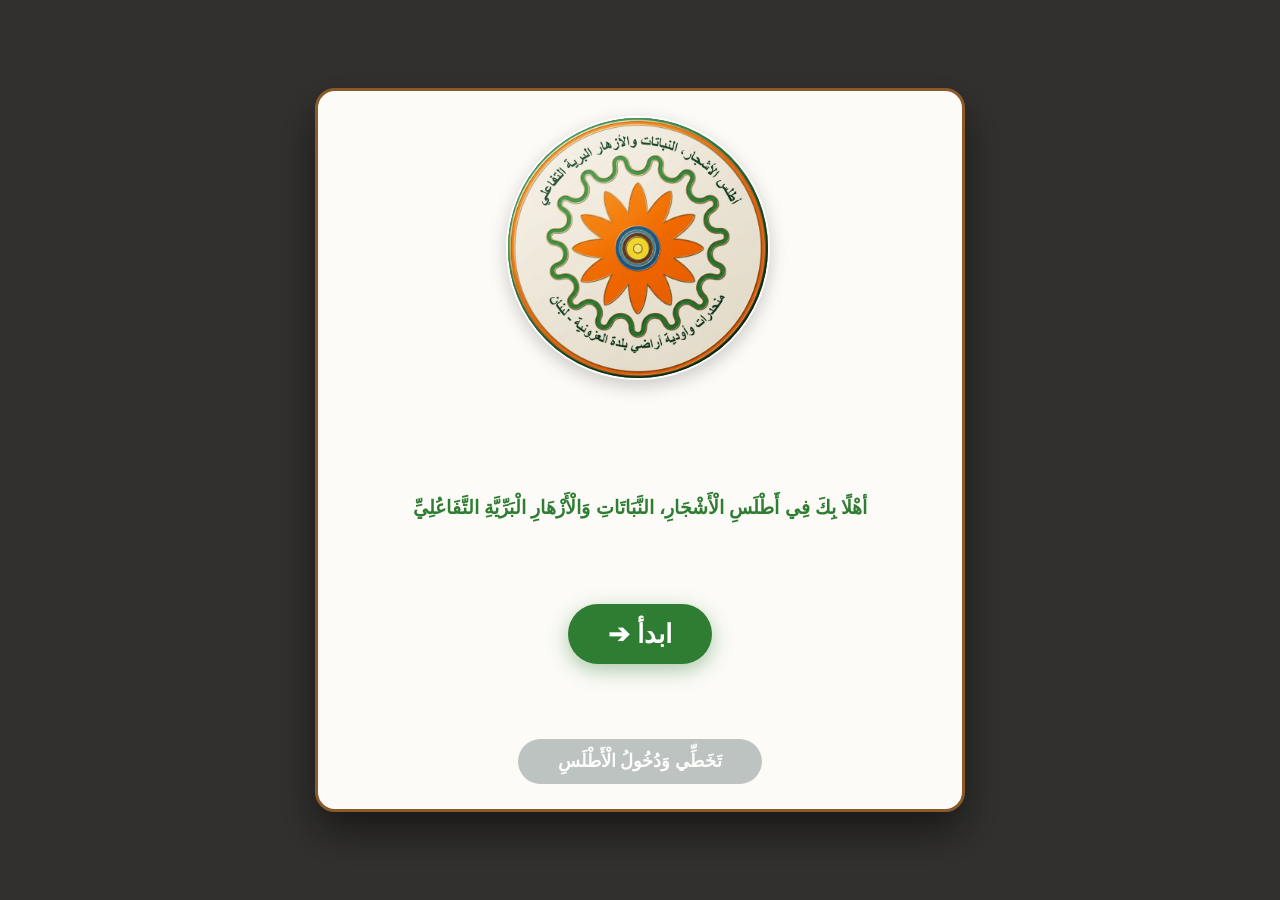
<file: index_ar.html>
<!DOCTYPE html>
<html lang="ar" dir="rtl">
<head>
    <meta charset="UTF-8">
    <meta name="viewport" content="width=device-width, initial-scale=1.0">
    <title>واجهة ترحيب أطلس العزونية التفاعلي</title>
    <style>
        body {
            margin: 0;
            padding: 0;
            font-family: 'Segoe UI', Tahoma, Geneva, Verdana, sans-serif;
            background-color: #f4efe6;
            opacity: 1;
            transition: opacity 0.8s ease-in-out; /* نعومة التلاشي خلال 0.8 ثانية */
        }

        body.fade-out-active {
            opacity: 0; /* التلاشي الكامل */
            background-color: #000; /* يمكنك تغييره إلى #f4efe6 ليطابق لون الخلفية لديك */
        }

        .welcome-overlay {
            position: fixed;
            top: 0;
            left: 0;
            width: 100vw;
            height: 100vh;
            background-color: rgba(0, 0, 0, 0.8);
            display: flex;
            justify-content: center;
            align-items: center;
            z-index: 999999;
            padding: 20px;
            box-sizing: border-box;
        }
/* ================= حاوية الشعار والكبشن القوسي المتناظرة بالكامل ================= */
        .welcome-card {
            background-color: #fcfbf7;
            padding: 25px 20px;
            border-radius: 20px;
            max-width: 650px;
            width: 100%;
            max-height: 92vh;
            overflow-y: auto;
            box-shadow: 0 20px 40px rgba(0, 0, 0, 0.5);
            text-align: center;
            direction: rtl;
            border: 3px solid #8B5A2B;
            box-sizing: border-box;
            display: flex;
            flex-direction: column;
            align-items: center !important;
            justify-content: space-between;
            position: relative;
        }

        .coin-wrapper {
            width: 100% !important;
            max-width: 280px !important; 
            height: 380px !important; /* 🔥 تم رفع الارتفاع من 340 إلى 380 لحماية النص السفلي من الاختفاء والقاص */
            margin: 0 auto 5px auto !important; 
            position: relative !important;
            display: flex !important;
            flex-direction: column !important;
            justify-content: flex-start !important;
            align-items: center !important;
        }

        .coin-inner-wrapper {
            width: 100% !important; 
            max-width: 260px !important; /* قطر العملة الدائرية الثابت */
            aspect-ratio: 1 / 1 !important; 
            height: auto !important;
            perspective: 1000px !important;
            position: relative !important;
            margin: 0 auto !important;
            z-index: 2 !important;
        }

        /* حاوية الدوران التناظرية المرنة للـ JavaScript */
        .coin-container {
            width: 100%;
            height: 100%;
            position: absolute;
            transform-style: preserve-3d;
            transition: transform 1.6s ease-in-out; 
            transform: rotateY(0deg);
        }

        .coin-face {
            position: absolute !important;
            width: 100% !important;
            height: 100% !important;
            border-radius: 50% !important;
            backface-visibility: hidden !important;
            -webkit-backface-visibility: hidden !important;
            display: flex !important;
            justify-content: center !important;
            align-items: center !important;
            overflow: hidden !important;
            box-shadow: 0 6px 18px rgba(0,0,0,0.2) !important;
            border: 2px solid white !important;
        }

        .face-front {
            background-color: #1e7135 !important;
        }

        .welcome-logo {
            width: 100% !important;
            height: 100% !important;
            object-fit: cover !important;
            display: block !important;
        }

        .face-back {
            transform: rotateY(180deg) !important;
            background-color: #e2e8f0 !important;
        }

        .landscape-img {
            width: 100% !important;
            height: 100% !important;
            object-fit: cover !important;
            display: block !important;
        }

        /* عنصر الـ SVG - تم ضبط موقعه وأبعاده ليتطابق مع الارتفاع الممتد الجديد للأب */
        .circular-caption-svg {
            position: absolute !important;
            width: 100% !important;
            max-width: 260px !important; 
            height: auto !important;
            aspect-ratio: 300 / 180 !important; /* نسبة العرض للارتفاع المستحدثة لمنع التمدد */
            top: 200px !important; /* دفعه لأسفل ليرتكز مركز القوس تحت العملة مباشرة بدون أن تقصه حدود الحاوية */
            z-index: 3 !important;
            pointer-events: none !important;
            opacity: 0;
            transition: opacity 0.6s ease-in-out !important;
            left: 50% !important;
            transform: translateX(-50%) !important;
        }

        .circular-caption-svg text {
            font-family: system-ui, -apple-system, BlinkMacSystemFont, 'Segoe UI', Roboto, Tahoma, Geneva, Verdana, sans-serif !important;
            font-size: 19px !important; 
            font-weight: bold !important;
            fill: #8B5A2B !important;
            font-variant-ligatures: common-ligatures !important;
            -webkit-font-smoothing: antialiased !important;
            text-anchor: middle !important;
            dominant-baseline: alphabetic !important; 
        }
        /* =================================================================================== */

       .welcome-card h2 {
            color: #2e7d32;
            font-size: 1.2rem;
            margin-top: 15px;
            margin-bottom: 15px;

            /* 🔥 التعديل السحري: سحب السطر الأخضر للأعلى بشكل مستقل تماماً وثبات ما حوله */
            position: relative !important;
            transform: translateY(-20px) !important; /* القيمة السالبة تدفعه للأعلى */
        }

        .dynamic-text-container {
            min-height: 160px;
            margin-bottom: 25px;
            display: flex;
            flex-direction: column;
            align-items: center;
            justify-content: center;
            position: relative;
        }

        .start-interaction-btn {
            background-color: #2e7d32;
            color: white;
            border: none;
            padding: 15px 40px;
            font-size: 1.6rem;
            font-weight: bold;
            border-radius: 30px;
            cursor: pointer;
            box-shadow: 0 6px 20px rgba(46, 125, 50, 0.4);
            transition: all 0.3s ease;
            animation: pulse 1.5s infinite;
        }

        .start-interaction-btn:hover {
            background-color: #1b5e20;
            transform: scale(1.05);
        }

        @keyframes pulse {
            0% { transform: scale(1); box-shadow: 0 6px 20px rgba(46, 125, 50, 0.4); }
            50% { transform: scale(1.03); box-shadow: 0 6px 30px rgba(46, 125, 50, 0.6); }
            100% { transform: scale(1); box-shadow: 0 6px 20px rgba(46, 125, 50, 0.4); }
        }

        .welcome-card p {
            color: #2c3e50;
            font-size: 1.3rem;
            line-height: 1.9;
            margin: 0;
            white-space: pre-line;
            display: none; 
            opacity: 1;
            transform: translateY(0);
            transition: opacity 0.6s ease, transform 0.6s ease;
            direction: rtl;
            text-align: justify;
        }

        .welcome-card p.fade-out-line {
            opacity: 0;
            transform: translateY(-20px);
        }

        .cursor {
            display: none;
            width: 3px;
            background-color: #2e7d32;
            margin-right: 5px;
            animation: blink 0.7s infinite;
        }

        @keyframes blink {
            0% { opacity: 0; }
            50% { opacity: 1; }
            100% { opacity: 0; }
        }

        .welcome-btn {
            background-color: #7f8c8d;
            color: white;
            border: none;
            padding: 12px 40px;
            font-size: 1.1rem;
            font-weight: bold;
            border-radius: 30px;
            cursor: not-allowed;
            opacity: 0.5;
            display: inline-block;
            transition: all 0.3s ease;
        }

        .welcome-btn.active {
            background-color: #8B5A2B; 
            color: white;
            cursor: pointer;
            opacity: 1;
            box-shadow: 0 5px 15px rgba(139, 90, 43, 0.4);
        }

        .welcome-btn.active:hover {
            background-color: #6f4721;
        }
    </style>
</head>
<body>

    <div id="welcomeModal" class="welcome-overlay">
        <div class="welcome-card">
            
            <div class="coin-wrapper">
                
                <div class="coin-inner-wrapper">
                    <div id="welcomeCoin" class="coin-container">
                        <div class="coin-face face-front">
                            <img src="atlas_logo.png" alt="شعار أطلس العزونية" class="welcome-logo">
                        </div>
                        <div class="coin-face face-back">
                            <img id="landscapeView" src="images/landscapes/nasim-al-murooj-wa-zohoor-al-nafal-al-barri.jpg" alt="طبيعة العزونية" class="landscape-img">
                        </div>
                    </div>
                </div>

             <svg class="circular-caption-svg" id="circularCaptionSvg" viewBox="0 0 300 120">
    <defs>
        <path id="bottomArcPath" d="M 15,15 A 170,170 0 0,0 285,15" fill="none"></path>
    </defs>
    <text>
        <textPath href="#bottomArcPath" startOffset="50%" text-anchor="middle" id="circularTextPath">
            </textPath>
    </text>
</svg>
            </div>
            
            <h2>أهْلًا بِكَ فِي أَطْلَسِ الْأَشْجَارِ، النَّبَاتَاتِ وَالْأَزْهَارِ الْبَرِّيَّةِ التَّفَاعُلِيِّ</h2>
            
            <div class="dynamic-text-container">
                <button id="startTriggerBtn" class="start-interaction-btn"> ابدأ  ➔</button>
                
                <p id="welcomeText"></p>
                <span id="typingCursor" class="cursor">|</span>
            </div>
            
            <button id="closeWelcomeBtn" class="welcome-btn">تَخَطِّي وَدُخُولُ الْأَطْلَسِ</button>
        </div>
    </div>

   <script>
        document.addEventListener("DOMContentLoaded", () => {
            // =========================================================================
            // 🛠️ وضع التطوير والصيانة (Pause Mode) 🛠️
            // اجعلها true لتجميد الشعار ومعاينة المسافات وحجم الكبشن الجديد براحتك
            // اجعلها false عند الانتهاء ليعود العرض السينمائي التلقائي والدوران للعمل
            const isPausedMode = false; 
            // =========================================================================

            const welcomeTextElement = document.getElementById("welcomeText");
            const closeWelcomeBtn = document.getElementById("closeWelcomeBtn");
            const typingCursor = document.getElementById("typingCursor");
            const startTriggerBtn = document.getElementById("startTriggerBtn");
            
            const welcomeCoin = document.getElementById("welcomeCoin");
            const landscapeView = document.getElementById("landscapeView");
            const circularCaptionSvg = document.getElementById("circularCaptionSvg");
            const circularTextPath = document.getElementById("circularTextPath");

            const landscapesPool = [
                { img: "images/landscapes/shaqaeq-al-noman-fi-hedn-ekleel-al-jabal.jpg", caption: "شَقَائِقُ النُّعْمَانِ فِي حِضْنِ إِكْلِيلِ الْجَبَلِ" },
                { img: "images/landscapes/nasim-al-murooj-wa-zohoor-al-nafal-al-barri.jpg", caption: "نَسِيمُ الْمُرُوجِ وَزُهُورُ النَّفَلِ الْبَرِّيِّ" },
                { img: "images/landscapes/mada-al-jibal-wal-munhadarat-al-sakhriyah.jpg", caption: "مَدَى الْجِبَالِ وَالْمُنْحَدَرَاتِ الصَّخْرِيَّةِ" },
                { img: "images/landscapes/shumookh-al-aghsan-tahta-al-samaa-al-zarqaa.jpg", caption: "شُمُوخُ الْأَغْصَانِ تَحْتَ السَّمَاءِ الزَّرْقَاءِ" },
                { img: "images/landscapes/ridaa-al-orjowan-yoghatti-ruboo-al-baldah.jpg", caption: "رِدَاءُ الْأُرْجُوَانِ يُغَطِّي رُبُوعَ الْبَلْدَةِ" },
                { img: "images/landscapes/zohoor-bakhoor-maryam-baina-al-sukhoor.jpg", caption: "زُهُورُ بَخُورِ مَرْيَمَ بَيْنَ الصُّخُورِ" },
                { img: "images/landscapes/taaloq-al-azhaar-al-safraa-fil-murooj.jpg", caption: "تَأَلُّقُ الْأَزْهَارِ الصَّفْرَاءِ فِي الْمُرُوجِ" },
                { img: "images/landscapes/naghamat-al-banafsaj-fi-barriyat-al-baldah.jpg", caption: "نَغَمَاتُ الْبَنَفْسَجِ فِي بَرِّيَّةِ الْبَلْدَةِ" }
            ];

            const welcom_txt_ar_paragraphs = [
                `أَهْلًا بِكَ فِي أَطْلَسِ الْأَشْجَارِ، النَّبَاتَاتِ وَالْأَزْهَارِ الْبَرِّيَّةِ التَّفَاعُلِيِّ؛ دَلِيلِكَ الرَّقْمِيِّ الشَّامِلِ لِاسْتِكْشَافِ الثَّرْوزةِ النَّبَاتِيَّةِ مِنْ حَوْلِكَ.`,
                `هَذَا التَّطْبِيقُ مُصَمَّمٌ خَصِيصًا لِمُسَاعَدَتِكَ فِي التَّعَرُّفِ عَلَى الزُّهُورِ وَالْأَعْشَابِ الْبَرِّيَّةِ، وَمَعْرِفَةِ مَوَاسِمِ إِزْهَارِهَا وَبِيئَاتِهَا الطَّبِيعِيَّةِ عَبْرَ وَاجِهَاتٍ تَفَاعُلِيَّةٍ وَمُرِيحَةٍ.`,
                `يُمْكِنُكَ الْآنَ التَّنَقُّلُ بَيْنَ الْبِطَاقَاتِ الَّتِي تَحْتَوِي عَلَى الْمَعْلُومَاتِ وَالصُّوَرِ الْحَيَّةِ للنباتات، وَالِاسْتِمَاعُ لِنُّطْقِ أَسْمَائِها بِاللُّغَتَيْنِ الْعَرَبِيَّةِ وَاللَّاتِينِيَّةِ.`,
                `نَتَمَنَّى لَكَ رِحْلَةَ اسْتِكْشَافٍ مُمْتِعَةً وَمُثْمِرَةً!`
            ];

            let paragraphIndex = 0;
            let charIndex = 0;
            let currentAudio = null;
            let landscapeIndex = 0;
            let coinAnimationInterval = null;
            let currentRotationAngle = 0; 
            
            const totalLength = welcom_txt_ar_paragraphs.reduce((acc, p) => acc + p.length, 0);

            // تفعيل وضع التثبيت الفوري إذا كان وضع التطوير مفعلًا
            if (isPausedMode) {
                startTriggerBtn.style.display = "none";
                welcomeCoin.style.transition = "none"; 
                welcomeCoin.style.transform = "rotateY(180deg)"; 
                
                landscapeView.src = landscapesPool[0].img;
                circularTextPath.textContent = landscapesPool[0].caption;
                circularCaptionSvg.style.opacity = "1"; 
                
                // جعل زر التخطي فعالاً دائماً في وضع الصيانة للاختبار
                closeWelcomeBtn.classList.add('active');
                closeWelcomeBtn.style.cursor = "pointer";
                closeWelcomeBtn.textContent = "اِبْدَأْ الِاسْتِكْشَافَ ➔";
            }

            // محرك الكتابة المتتابع المطور لمنع التوقف عند الفقرة الأولى
            function typeWriter() {
                if (paragraphIndex < welcom_txt_ar_paragraphs.length) {
                    let currentParagraphText = welcom_txt_ar_paragraphs[paragraphIndex];
                    
                    if (charIndex < currentParagraphText.length) {
                        welcomeTextElement.textContent += currentParagraphText.charAt(charIndex);
                        charIndex++;
                        setTimeout(typeWriter, 40);
                    } else {
                        setTimeout(() => {
                            if (paragraphIndex < welcom_txt_ar_paragraphs.length - 1) {
                                welcomeTextElement.classList.add('fade-out-line');
                                
                                setTimeout(() => {
                                    welcomeTextElement.textContent = "";
                                    welcomeTextElement.classList.remove('fade-out-line');
                                    paragraphIndex++;
                                    charIndex = 0;
                                    typeWriter(); 
                                }, 600);
                            } else {
                                typingCursor.style.display = 'none';
                                activateNavigationButton();
                            }
                        }, 3000);
                    }
                }
            }

            function startCoinRotationLoop() {
                triggerRotationSequence();
                coinAnimationInterval = setInterval(triggerRotationSequence, 7500);
            }

            function triggerRotationSequence() {
                currentRotationAngle += 180;
                const currentItem = landscapesPool[landscapeIndex];
                landscapeView.src = currentItem.img;
                circularTextPath.textContent = currentItem.caption; 
                
                welcomeCoin.style.transform = `rotateY(${currentRotationAngle}deg)`;
                circularCaptionSvg.style.opacity = "1";

                landscapeIndex = (landscapeIndex + 1) % landscapesPool.length;

                setTimeout(() => {
                    currentRotationAngle += 180;
                    welcomeCoin.style.transform = `rotateY(${currentRotationAngle}deg)`;
                    circularCaptionSvg.style.opacity = "0"; 
                }, 5000); 
            }

            function activateNavigationButton() {
                closeWelcomeBtn.classList.add('active');
                closeWelcomeBtn.textContent = "اِبْدَأْ الِاسْتِكْشَافَ ➔";
            }

            function startWelcomePresentation() {
                if(isPausedMode) return;
                
                startTriggerBtn.style.display = "none";
                welcomeTextElement.style.display = "block";
                typingCursor.style.display = "inline-block";
                closeWelcomeBtn.classList.add('active');
                closeWelcomeBtn.style.cursor = "pointer";

                localStorage.setItem("atlas_first_time", "done");

                currentAudio = new Audio('audio/arabic/رسالة ترحيبية.mp3');
                currentAudio.volume = 1.0;
                currentAudio.play().catch(error => {
                    console.log("ملاحظة: المتصفح يمنع الصوت التلقائي، تم المتابعة بالنص المكتوب بنجاح.");
                });

                startCoinRotationLoop();
                typeWriter();
            }

            startTriggerBtn.addEventListener("click", startWelcomePresentation);

            function enterTheApp() {
                // 1. إيقاف المؤقتات والأصوات لمنع أي تداخل
                if (coinAnimationInterval) clearInterval(coinAnimationInterval);
                if (currentAudio) {
                    try {
                        currentAudio.pause();
                        currentAudio.currentTime = 0;
                    } catch(e) {}
                }
                
                // 2. تفعيل تأثير التلاشي الأنيق على جسد الصفحة بالكامل
                document.body.classList.add('fade-out-active');
                
                // 3. الانتظار حتى ينتهي التلاشي (800 مللي ثانية) ثم فتح الصفحة الجديدة بسلاسة
                setTimeout(() => {
                    localStorage.setItem("atlas_first_time", "done");
                    window.location.href = "atlas.html"; 
                }, 800); 
            }

            // تفعيل مستمع الحدث لزر التخطي والدخول ليعمل في أي وقت بنجاح
            closeWelcomeBtn.addEventListener("click", enterTheApp);
                                
        });
    </script>
</body>
</html>
</file>
